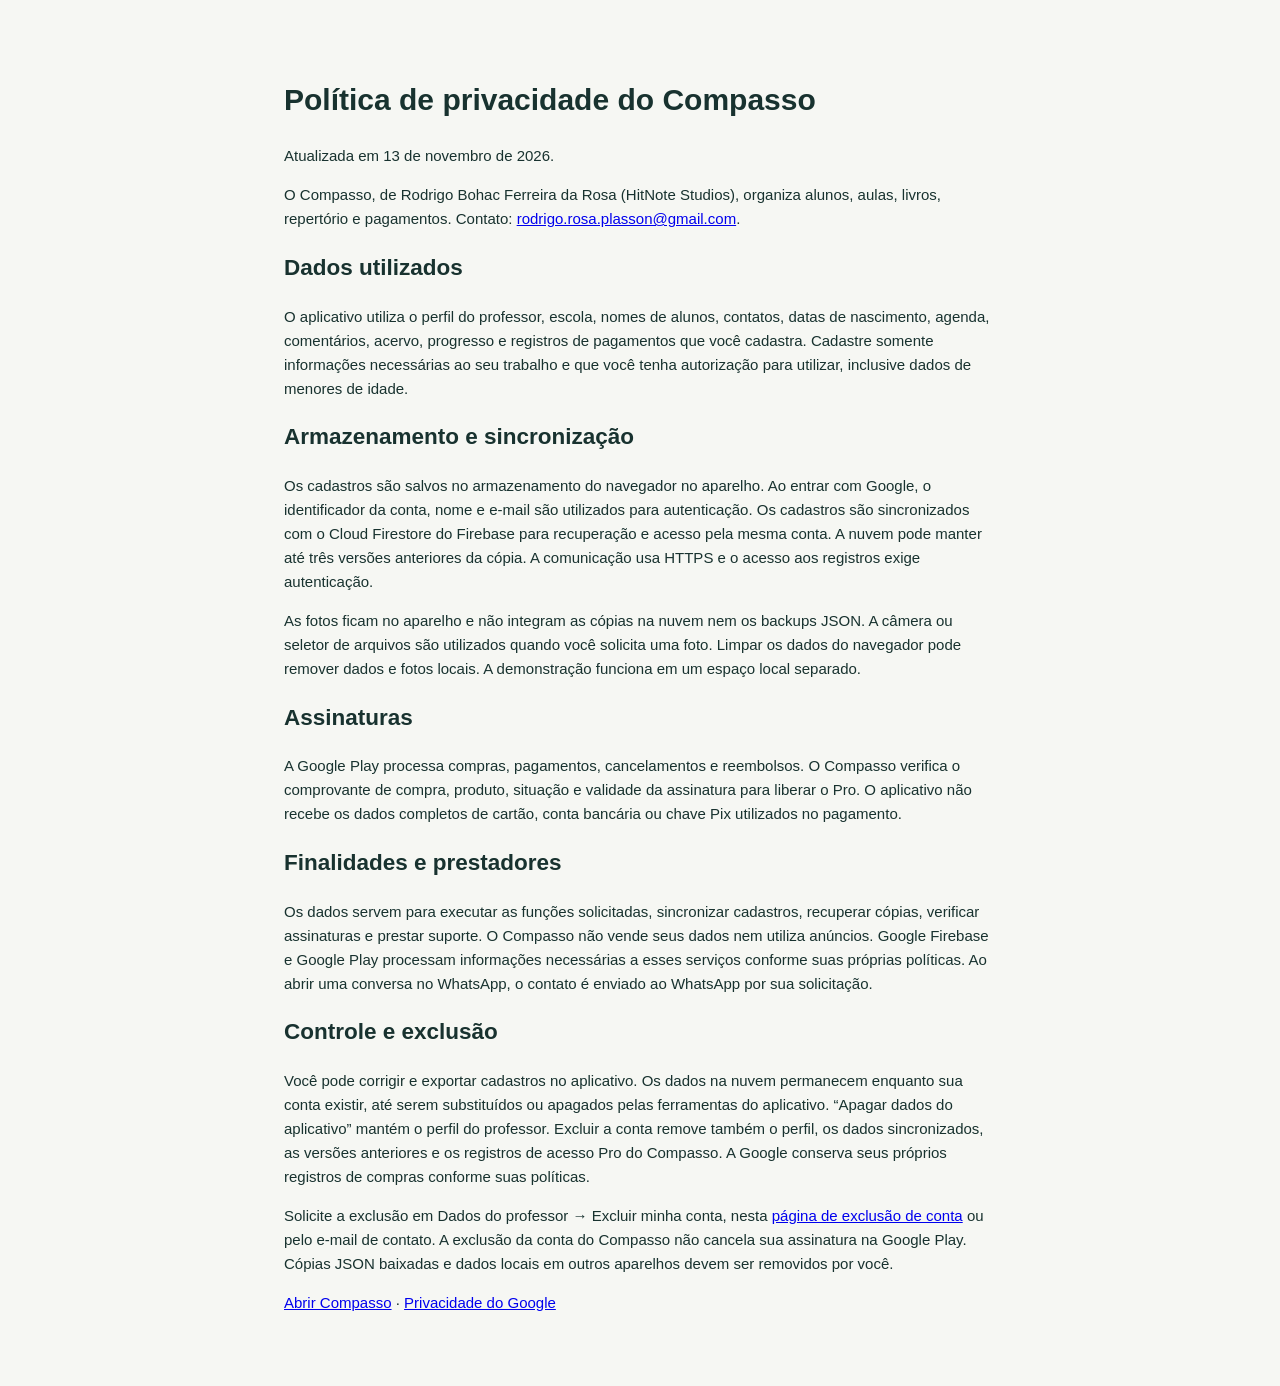
<file: privacy.html>
<!doctype html><html lang="pt-BR"><head><meta charset="utf-8"><meta name="viewport" content="width=device-width,initial-scale=1"><title>Privacidade — Compasso</title><link rel="stylesheet" href="style.css"></head><body><main style="max-width:760px;margin:32px auto;padding:24px;line-height:1.6">
<h1>Política de privacidade do Compasso</h1><p>Atualizada em 13 de novembro de 2026.</p><p>O Compasso, de Rodrigo Bohac Ferreira da Rosa (HitNote Studios), organiza alunos, aulas, livros, repertório e pagamentos. Contato: <a href="mailto:rodrigo.rosa.plasson@gmail.com">rodrigo.rosa.plasson@gmail.com</a>.</p>
<h2>Dados utilizados</h2><p>O aplicativo utiliza o perfil do professor, escola, nomes de alunos, contatos, datas de nascimento, agenda, comentários, acervo, progresso e registros de pagamentos que você cadastra. Cadastre somente informações necessárias ao seu trabalho e que você tenha autorização para utilizar, inclusive dados de menores de idade.</p>
<h2>Armazenamento e sincronização</h2><p>Os cadastros são salvos no armazenamento do navegador no aparelho. Ao entrar com Google, o identificador da conta, nome e e-mail são utilizados para autenticação. Os cadastros são sincronizados com o Cloud Firestore do Firebase para recuperação e acesso pela mesma conta. A nuvem pode manter até três versões anteriores da cópia. A comunicação usa HTTPS e o acesso aos registros exige autenticação.</p><p>As fotos ficam no aparelho e não integram as cópias na nuvem nem os backups JSON. A câmera ou seletor de arquivos são utilizados quando você solicita uma foto. Limpar os dados do navegador pode remover dados e fotos locais. A demonstração funciona em um espaço local separado.</p>
<h2>Assinaturas</h2><p>A Google Play processa compras, pagamentos, cancelamentos e reembolsos. O Compasso verifica o comprovante de compra, produto, situação e validade da assinatura para liberar o Pro. O aplicativo não recebe os dados completos de cartão, conta bancária ou chave Pix utilizados no pagamento.</p>
<h2>Finalidades e prestadores</h2><p>Os dados servem para executar as funções solicitadas, sincronizar cadastros, recuperar cópias, verificar assinaturas e prestar suporte. O Compasso não vende seus dados nem utiliza anúncios. Google Firebase e Google Play processam informações necessárias a esses serviços conforme suas próprias políticas. Ao abrir uma conversa no WhatsApp, o contato é enviado ao WhatsApp por sua solicitação.</p>
<h2>Controle e exclusão</h2><p>Você pode corrigir e exportar cadastros no aplicativo. Os dados na nuvem permanecem enquanto sua conta existir, até serem substituídos ou apagados pelas ferramentas do aplicativo. “Apagar dados do aplicativo” mantém o perfil do professor. Excluir a conta remove também o perfil, os dados sincronizados, as versões anteriores e os registros de acesso Pro do Compasso. A Google conserva seus próprios registros de compras conforme suas políticas.</p><p>Solicite a exclusão em Dados do professor → Excluir minha conta, nesta <a href="delete-account.html">página de exclusão de conta</a> ou pelo e-mail de contato. A exclusão da conta do Compasso não cancela sua assinatura na Google Play. Cópias JSON baixadas e dados locais em outros aparelhos devem ser removidos por você.</p><p><a href="index.html">Abrir Compasso</a> · <a href="https://policies.google.com/privacy">Privacidade do Google</a></p></main></body></html>
</file>
<file: style.css>
*{box-sizing:border-box}body{margin:0;background:#f6f7f3;color:#18322f;font:15px Arial,sans-serif}button,input,textarea{font:inherit}button{cursor:pointer;color:inherit}.layout{min-height:100vh}.layout aside{position:fixed;inset:0 auto 0 0;width:230px;background:#173d39;color:white;padding:30px 20px;display:flex;flex-direction:column;gap:8px}.brand{display:flex;gap:12px;align-items:center;font-size:20px;margin-bottom:25px}.brand b{background:#e88468;border-radius:11px;padding:8px 12px;font:23px Georgia}.layout aside>button,.mobile-nav button{border:0;background:none;color:#b9cfca;padding:13px;border-radius:13px;text-align:left;font-size:15px}.layout aside>button.on{background:#2a544f;color:white}.layout aside i,.mobile-nav i{font-style:normal;font-size:22px;margin-right:12px}.user{display:flex;gap:10px;align-items:center;border-top:1px solid #315650;padding-top:20px;margin-top:auto}.user span{display:grid}.user small,.user b{font-size:11px}.content{margin-left:230px;max-width:1050px;padding:46px 50px}.content header{display:flex;justify-content:space-between;align-items:center;margin-bottom:25px}.content header small,.section-title small{color:#82908c;font-size:10px;letter-spacing:1.3px;font-weight:bold}.content h1{font-size:32px;margin:6px 0}.content h2,.content h3{margin:0}.top-button,.add,.close{border:0;background:#fff;border-radius:14px;width:44px;height:44px;font-size:23px;box-shadow:0 4px 18px #26433d12}.add{background:#285f58;color:white}.hero{background:linear-gradient(120deg,#214f4a,#36736b);color:white;border-radius:24px;padding:28px;display:flex;justify-content:space-between;align-items:center}.hero small{color:#b9d5d0;letter-spacing:1.4px}.hero h2{font-size:36px;margin:10px 0 3px}.hero p{margin:0;color:#c6dad6}.ring{width:82px;height:82px;border-radius:50%;display:grid;place-items:center;background:#ed9b7f;border:9px solid #ffffff25}.summary{display:grid;grid-template-columns:1fr 1fr;gap:15px;margin:18px 0 30px}.summary button{border:1px solid #e4e9e4;background:white;border-radius:17px;padding:18px;display:flex;align-items:center;gap:12px;text-align:left}.summary button>b{background:#e1f0e9;color:#347363;padding:12px;border-radius:12px}.summary span{display:grid;gap:3px}.summary span strong{font-size:21px}.summary span small,.row small,.student>small,.student span small,.payment small,.library small,.profile p,.info small,.mini span{color:#788481}.summary button:last-child button>b{background:#fae5df}.summary button> :last-child{margin-left:auto}.section-title{display:flex;justify-content:space-between;align-items:center;margin:22px 0 12px}.section-title button{border:0;background:none;color:#285f58;font-weight:bold}.section-title h2{font-size:21px}.rows{background:white;border:1px solid #e4e9e4;border-radius:17px;overflow:hidden}.row,.payment{display:flex;align-items:center;gap:15px;padding:16px 18px;border:0;border-bottom:1px solid #e4e9e4;background:white;width:100%;text-align:left}.row:last-child,.payment:last-child{border:0}.row>span:not(.avatar),.person span{display:grid;gap:4px;flex:1}.row .time{display:grid;width:68px}.row .time small{font-weight:normal;margin-top:4px}.row>em{font-style:normal;font-size:24px;color:#8b9794}.avatar{width:40px;height:40px;border-radius:13px;display:grid;place-items:center;color:white;font-style:normal;font-weight:bold;font-size:12px;flex:0 0 auto}.days{display:grid;grid-template-columns:repeat(5,1fr);gap:8px;background:white;padding:8px;border:1px solid #e4e9e4;border-radius:17px}.days button{border:0;background:none;border-radius:12px;padding:11px;display:grid;gap:5px}.days button.active{background:#285f58;color:white}.search{display:flex;align-items:center;background:white;border:1px solid #e4e9e4;border-radius:13px;padding:13px 16px;margin-bottom:18px;color:#78908a}.search input{border:0;outline:0;background:none;flex:1;padding:0 10px}.cards{display:grid;grid-template-columns:repeat(3,1fr);gap:15px}.student{background:white;border:1px solid #e4e9e4;border-radius:17px;padding:17px;text-align:left;display:grid;gap:7px}.student>div{display:flex;justify-content:space-between;align-items:center}.student>div>small{background:#edf3ef;padding:5px 8px;border-radius:8px;color:#50716b}.student hr{border:0;border-top:1px solid #e4e9e4;width:100%}.student span{display:flex;justify-content:space-between}.finance{display:grid;grid-template-columns:1fr 1fr;gap:15px}.finance span{display:grid;background:white;border:1px solid #e4e9e4;border-radius:17px;padding:18px}.finance b{font-size:23px;margin-top:6px}.progress{height:7px;background:#e2e7e3;border-radius:10px;margin:15px 0 24px}.progress i{display:block;height:100%;background:#285f58;border-radius:10px}.filters,.switch{display:flex;gap:6px;margin-bottom:15px}.filters button,.switch button{border:0;background:transparent;padding:9px 14px;border-radius:10px}.filters button:first-child,.switch button.active{background:#dcebe6;color:#285f58;font-weight:bold}.person{border:0;background:none;display:flex;align-items:center;gap:11px;text-align:left;flex:1}.payment>span:last-child{display:grid;text-align:right;gap:4px}.confirm{border:0;background:#fae6df;color:#b95841;border-radius:8px;padding:5px 8px;font-size:11px}.ok{color:#43806e}.library{display:grid;grid-template-columns:1fr 1fr;gap:13px}.library button{border:1px solid #e4e9e4;background:white;border-radius:17px;padding:15px;display:flex;gap:14px;align-items:center;text-align:left}.library button>i{font-style:normal;background:#dceae7;color:#2d6c64;width:48px;height:58px;border-radius:8px;display:grid;place-items:center;font-size:22px}.library button>i.book{background:#e6d7bd;color:#7d6039}.library span{display:grid;gap:5px;flex:1}.profile{display:flex;gap:16px;align-items:center;background:white;border:1px solid #e4e9e4;border-radius:22px;padding:22px}.profile span{flex:1}.profile h2{margin:5px 0}.profile span small{color:#448373;font-weight:bold}.info{display:grid;grid-template-columns:1fr 1fr;gap:15px;margin:15px 0}.info span{background:white;border:1px solid #e4e9e4;border-radius:16px;padding:17px;display:grid;gap:6px}.panel{background:white;border:1px solid #e4e9e4;border-radius:17px;padding:19px;margin-top:15px}.panel h3{margin-bottom:14px;font-size:15px}.mini{display:flex;align-items:center;gap:10px;border-bottom:1px solid #e4e9e4;padding:10px 0}.mini b{flex:1}.mini>span{background:#dceae7;padding:9px;border-radius:9px}.mini button{border:0;background:#e8f0ed;color:#3f7069;padding:7px;border-radius:9px;font-size:11px}.panel textarea{width:100%;min-height:70px;border:1px solid #e4e9e4;border-radius:12px;padding:12px;resize:vertical}.modal-back{position:fixed;inset:0;background:#102b2870;display:grid;place-items:center;padding:18px;z-index:9}.modal{background:white;border-radius:22px;padding:24px;width:min(430px,100%);display:grid;gap:14px}.modal-close{border:0;background:#eef1ee;border-radius:9px;width:35px;height:35px;justify-self:end;font-size:20px}.modal label{display:grid;gap:7px;font-size:13px;font-weight:bold}.modal input{border:1px solid #e4e9e4;border-radius:11px;padding:12px}.save{border:0;background:#285f58;color:white;padding:13px;border-radius:11px;font-weight:bold}.privacy{max-width:600px;margin:60px auto;padding:20px}.privacy a{color:#285f58}.mobile-nav{display:none}
@media(max-width:800px){.layout aside{display:none}.content{margin:0;padding:25px 17px 95px}.mobile-nav{display:flex;position:fixed;bottom:0;left:0;right:0;height:70px;background:white;border-top:1px solid #e4e9e4;z-index:8;justify-content:space-around}.mobile-nav button{display:grid;place-items:center;padding:5px;color:#84918e}.mobile-nav i{margin:0;font-size:20px}.mobile-nav small{font-size:9px}.mobile-nav .on{color:#285f58}.content h1{font-size:28px}.summary,.finance,.info{grid-template-columns:1fr}.cards,.library{grid-template-columns:1fr}.hero h2{font-size:28px}.payment{padding:13px 10px}.payment>.person .avatar{display:none}.days{gap:2px}.days button{padding:9px 4px}}

.welcome{background:linear-gradient(120deg,#214f4a,#36736b);color:#fff;border-radius:24px;padding:28px;display:flex;align-items:center;justify-content:space-between;box-shadow:0 15px 35px #244f4930}.welcome small{color:#b9d5d0;letter-spacing:1.4px}.welcome h2{font-size:30px;margin:8px 0 5px}.welcome p{color:#d3e3df;margin:0}.welcome>span{display:grid;place-items:center;width:78px;height:78px;border-radius:24px;background:#ffffff18;color:#f0a086;font-size:38px}.home-summary{margin-top:18px}.day-tabs{background:#fff;border:1px solid #e4e9e4;border-radius:18px;padding:8px;display:grid;grid-template-columns:repeat(6,1fr);gap:6px}.day-tabs button{border:0;background:none;border-radius:12px;padding:10px 5px;display:grid;gap:5px}.day-tabs small{font-size:10px;color:#84908e}.day-tabs .active{background:#285f58;color:#fff}.day-tabs .active small{color:#d8e8e4}.empty{padding:22px;color:#788481;text-align:center;margin:0}.header-actions{display:flex;gap:8px}.eye,.edit{border:0;background:#fff;border-radius:14px;width:44px;height:44px;box-shadow:0 4px 18px #26433d12;font-size:20px;touch-action:none;user-select:none}.eye:active{background:#dcebe6;color:#285f58}.hold-hint{font-size:12px;color:#788481;text-align:center;margin:-10px 0 13px}.money{display:block;min-width:78px}.money b{letter-spacing:.7px}.money:not(.revealed) b{color:#8d9895;font-size:16px}.payment-actions{display:grid;text-align:right;gap:4px}.filters .active{background:#dcebe6;color:#285f58;font-weight:bold}.library em{font-size:11px;color:#568078;font-style:normal}.item-hero{display:flex;align-items:center;gap:17px;background:linear-gradient(120deg,#214f4a,#39766f);color:#fff;border-radius:22px;padding:23px;margin-bottom:15px}.item-hero>i,.material-current>i{width:48px;height:58px;border-radius:8px;background:#dceae7;color:#2d6c64;display:grid;place-items:center;font-style:normal;font-size:22px;flex:0 0 auto}.item-hero>i.book,.material-current>i.book{background:#e6d7bd;color:#7d6039}.item-hero small{color:#bbd5d0}.item-hero h2{margin:5px 0}.item-hero p{margin:0;color:#d6e4e1}.person-line,.material-current{width:100%;border:0;background:none;display:flex;align-items:center;gap:11px;text-align:left;padding:10px 0;border-bottom:1px solid #e4e9e4}.person-line span,.material-current span{display:grid;gap:4px;flex:1}.person-line small,.material-current small,.music-link small,.history small{color:#788481}.panel-head{display:flex;align-items:center;justify-content:space-between;margin-bottom:12px}.panel-head h3{margin:0}.panel-head button{border:0;background:#edf3ef;color:#285f58;padding:7px 10px;border-radius:9px;font-size:12px;font-weight:bold}.music-link{border:0;background:none;text-align:left;display:grid;gap:3px;flex:1}.remove-mini{border:0!important;background:#f4efec!important;color:#ad6a58!important;width:27px;height:27px;border-radius:8px!important;padding:0!important}.history{display:flex;align-items:center;gap:12px;padding:10px 2px;border-bottom:1px solid #e4e9e4}.history>i{width:9px;height:9px;border-radius:50%;background:#82a49c;box-shadow:0 0 0 5px #e6efec}.history span{display:grid;gap:3px}.form-grid{display:grid;grid-template-columns:1fr 1fr;gap:12px}.modal{max-height:min(720px,92vh);overflow:auto}.modal select{border:1px solid #e4e9e4;border-radius:11px;padding:12px;background:#fff}.autocomplete{position:relative}.suggestions{display:grid;position:relative;margin-top:5px;background:#f4f6f3;border-radius:11px;overflow:hidden}.suggestions:empty{display:none}.suggestions button{border:0;background:transparent;text-align:left;padding:9px 11px;display:grid;gap:2px;border-bottom:1px solid #e1e6e1}.suggestions button:hover{background:#e4eee9}.suggestions small{color:#548078;font-weight:normal}.duplicate-note{background:#fae7e1;color:#9c4f3d;padding:10px;border-radius:10px;margin:0;font-size:12px}.toast{position:fixed;left:50%;bottom:24px;transform:translateX(-50%);background:#173d39;color:#fff;padding:12px 18px;border-radius:12px;z-index:20;box-shadow:0 12px 30px #173d3944;white-space:nowrap}
@media(max-width:800px){.day-tabs{gap:1px;padding:5px;overflow-x:auto}.day-tabs button{min-width:47px;padding:9px 4px}.welcome{padding:22px}.welcome h2{font-size:25px}.welcome>span{width:60px;height:60px;font-size:29px}.form-grid{grid-template-columns:1fr}.item-hero{align-items:flex-start}.toast{bottom:82px}.profile .avatar{width:58px;height:58px;border-radius:18px}.payment .money{min-width:65px}}
.week-agenda{display:grid;grid-template-columns:repeat(5,1fr);gap:10px;align-items:start}.week-day{background:#fff;border:1px solid #e4e9e4;border-radius:16px;overflow:hidden;min-height:120px}.week-day>div{padding:13px 12px;border-bottom:1px solid #e4e9e4;display:grid;gap:3px}.week-day>div small{color:#788481;font-size:10px}.week-day>button{display:grid;gap:3px;width:100%;border:0;background:#fff;padding:11px 12px;text-align:left;border-bottom:1px solid #eef1ed}.week-day>button:hover{background:#f2f7f4}.week-day>button strong{color:#285f58;font-size:13px}.week-day>button span{font-size:12px;white-space:nowrap;overflow:hidden;text-overflow:ellipsis}.week-day>p{text-align:center;color:#9aa5a2;font-size:12px}.month{display:flex;justify-content:center;align-items:center;gap:15px;color:#60706d;margin:-4px 0 18px}.month button{border:0;background:transparent;font-size:25px;color:#285f58}.slot-row{display:grid;grid-template-columns:1.3fr 1fr .75fr 32px;gap:7px;margin-bottom:8px}.slot-row select,.slot-row input{border:1px solid #e4e9e4;border-radius:9px;padding:9px;background:#fff;min-width:0}.slot-row button{border:0;background:#f4efec;color:#ad6a58;border-radius:9px}.compact{padding:12px;margin:0}.compact h3{margin:0}.photo{background-size:cover;background-position:center;background-repeat:no-repeat}.thumb{width:48px;height:58px;border-radius:8px;background-size:cover;background-position:center;background-repeat:no-repeat;background-color:#dceae7;display:grid;place-items:center;flex:0 0 auto}.thumb.book{background-color:#e6d7bd}.detail-line{display:flex;justify-content:space-between;gap:14px;padding:11px 0;border-bottom:1px solid #e4e9e4}.detail-line span{color:#788481}.payment-person{display:flex;align-items:center;gap:12px;padding-bottom:12px;border-bottom:1px solid #e4e9e4;margin-bottom:4px}.payment-person span{display:grid;gap:3px}.pending-text{color:#bb674f}.cancel-payment,.danger-action{width:100%;border:0;background:#fbe6df;color:#a35242;border-radius:10px;padding:12px;font-weight:bold;margin-top:14px}.danger-action{margin-top:18px}.user-button{font:inherit;width:100%;text-align:left;cursor:pointer}.user-button .avatar{margin-right:2px}.header-actions .edit{background:#edf3ef;color:#285f58}.info b{font-size:14px}
@media(max-width:800px){.week-agenda{grid-template-columns:1fr;gap:8px}.week-day{min-height:0}.week-day>div{display:flex;justify-content:space-between}.slot-row{grid-template-columns:1.2fr 1fr .7fr 30px;gap:4px}.slot-row select,.slot-row input{padding:9px 5px;font-size:12px}}
.cloud-zone{background:#edf4f1;border:1px solid #d5e5df;border-radius:14px;padding:15px;margin:2px 0 16px;display:grid;gap:10px}.cloud-zone .backup-heading{margin:0}.cloud-action,.cloud-secondary{border:0;border-radius:10px;padding:11px 13px;font-weight:bold}.cloud-action{background:#285f58;color:#fff}.cloud-secondary{background:#fff;color:#285f58;border:1px solid #c9ddd6}.cloud-actions{display:grid;grid-template-columns:1fr 1fr;gap:8px}.cloud-link{justify-self:start;border:0;background:none;color:#52756d;font-size:12px;padding:2px 0;text-decoration:underline}
.demo-banner{position:sticky;top:8px;z-index:7;display:flex;align-items:center;justify-content:space-between;gap:14px;background:#fff3d8;border:1px solid #ead69f;border-radius:14px;padding:11px 14px;margin-bottom:18px;box-shadow:0 8px 22px #6e562019}.demo-banner span{display:grid;gap:2px}.demo-banner small{color:#786b4b;font-size:11px}.demo-banner button,.demo-profile-note button,.tutorial-zone button{border:0;border-radius:10px;background:#285f58;color:#fff;padding:9px 12px;font-weight:bold;white-space:nowrap}.demo-profile-note,.tutorial-zone{border:1px solid #e6d8ad;background:#fff7df;border-radius:14px;padding:14px;margin-bottom:16px;display:grid;gap:10px}.demo-profile-note p,.tutorial-zone p{margin:4px 0 0;color:#6d746e;font-size:12px;line-height:1.4}.tutorial-zone{grid-template-columns:1fr auto;align-items:center;background:#f6f3ea;border-color:#e5dfcf}.onboarding-back{position:fixed;inset:0;z-index:1400;background:linear-gradient(145deg,#123833f2,#285f58f2);display:grid;place-items:center;padding:18px}.onboarding-card{width:min(460px,100%);max-height:calc(100vh - 36px);overflow:auto;background:#f9faf7;border-radius:26px;padding:28px;box-shadow:0 24px 80px #071c1960;text-align:center}.onboarding-mark{width:58px;height:58px;margin:0 auto 14px;border-radius:18px;background:#e88468;color:#fff;display:grid;place-items:center;font:32px Georgia}.onboarding-card>small{color:#6f827d;letter-spacing:1.5px;font-weight:bold}.onboarding-card h2{font-size:28px;margin:8px 0}.onboarding-card>p{color:#697a76;margin:0 auto 22px;line-height:1.5}.onboarding-actions{display:grid;gap:10px}.onboarding-actions button{width:100%;border:1px solid #dfe7e2;background:#fff;border-radius:15px;padding:14px;display:flex;align-items:center;gap:13px;text-align:left}.onboarding-actions button>i{font-style:normal;width:42px;height:42px;border-radius:12px;background:#e5f0ec;color:#285f58;display:grid;place-items:center;font-size:21px}.onboarding-actions span{display:grid;gap:3px}.onboarding-actions small{color:#788681;font-size:11px}.onboarding-actions .onboarding-primary{background:#285f58;color:#fff;border-color:#285f58}.onboarding-actions .onboarding-primary>i{background:#ffffff1c;color:#fff}.onboarding-actions .onboarding-primary small{color:#cfe0dc}.onboarding-actions button:disabled{opacity:.65;cursor:wait}.cloud-error{background:#fff2ee;border-color:#efc9bd}.cloud-error .backup-heading>i{background:#f6d6cc;color:#a44e3c}
@media(max-width:800px){.demo-banner{top:6px}.demo-banner small{max-width:210px}.tutorial-zone{grid-template-columns:1fr}.onboarding-card{padding:24px 18px}.onboarding-card h2{font-size:25px}}
.onboarding-cloud-state{margin-top:12px;padding:12px;border-radius:13px;background:#edf4f1;color:#285f58;display:grid;gap:4px;text-align:left}.onboarding-cloud-state[hidden]{display:none}.onboarding-cloud-state small{color:#667a75;line-height:1.4}.onboarding-cloud-state button{margin-top:7px;border:0;border-radius:10px;background:#285f58;color:#fff;padding:10px;font-weight:bold}.profile-save{margin:0 0 4px}
.cloud-actions-choice button{min-height:72px;display:grid;align-content:center;gap:4px;text-align:left}.cloud-actions-choice button small{font-size:10px;font-weight:normal;line-height:1.25;color:#71807c}.cloud-actions-choice .cloud-action small{color:#d5e6e0}
.update-zone{margin:14px 0;padding:14px;border:1px solid #dfe7e2;border-radius:14px;background:#f6f8f5;display:grid;gap:12px}.update-zone>div{display:flex;align-items:flex-start;gap:11px}.update-zone i{width:37px;height:37px;display:grid;place-items:center;flex:0 0 auto;border-radius:12px;background:#e4efea;color:#285f58;font-size:22px;font-style:normal}.update-zone span{display:grid;gap:3px}.update-zone p{margin:0;color:#71807c;font-size:12px;line-height:1.4}.update-zone>button{border:1px solid #c9ddd6;border-radius:10px;background:#fff;color:#285f58;padding:10px 12px;font-weight:bold}
.plan-zone{display:flex;align-items:center;justify-content:space-between;gap:10px;margin:14px 0;padding:13px 14px;border:1px solid #d5e5df;border-radius:14px;background:#f5faf7}.plan-heading{display:flex;align-items:center;gap:11px;min-width:0}.plan-heading>i{display:grid;place-items:center;flex:0 0 auto;width:36px;height:36px;border-radius:11px;background:#e4efea;color:#285f58;font-style:normal;font-size:19px}.plan-heading span{display:grid;gap:3px;min-width:0}.plan-heading b{font-size:13px}.plan-heading small{color:#71807c;font-size:11px;line-height:1.35}.plan-zone>button{border:0;background:transparent;color:#285f58;font-size:11px;font-weight:bold;white-space:nowrap;padding:8px 0}.plan-zone>button:disabled{opacity:.5}
.plan-actions{display:grid;gap:3px;justify-items:end;flex:0 0 auto}.plan-actions button{border:0;background:transparent;color:#285f58;font-size:11px;font-weight:bold;padding:5px 0}.plan-actions button:disabled{opacity:.5}.billing-notice{display:flex;align-items:center;justify-content:space-between;gap:12px;margin-bottom:18px;padding:13px 15px;border:1px solid #e9d6bf;border-radius:15px;background:#fff7ed;color:#553e2d}.billing-notice span{display:grid;gap:4px}.billing-notice small{font-size:12px;line-height:1.4;color:#766656}.billing-notice button{flex:0 0 auto;border:0;border-radius:10px;padding:10px 12px;background:#285f58;color:white;font-weight:bold}.pro-intro{color:#657a72;line-height:1.5}.pro-options{display:grid;gap:10px;margin:18px 0}.pro-options>div{display:grid;gap:5px;border:1px solid #dce8e1;border-radius:13px;padding:14px;background:#f7faf8}.pro-options small{color:#687d74}.pro-pending{font-size:12px;line-height:1.5;color:#806a54;background:#fff6e9;border-radius:11px;padding:12px}@media(max-width:600px){.billing-notice{align-items:stretch;flex-direction:column}.billing-notice button{align-self:flex-start}}
</file>
